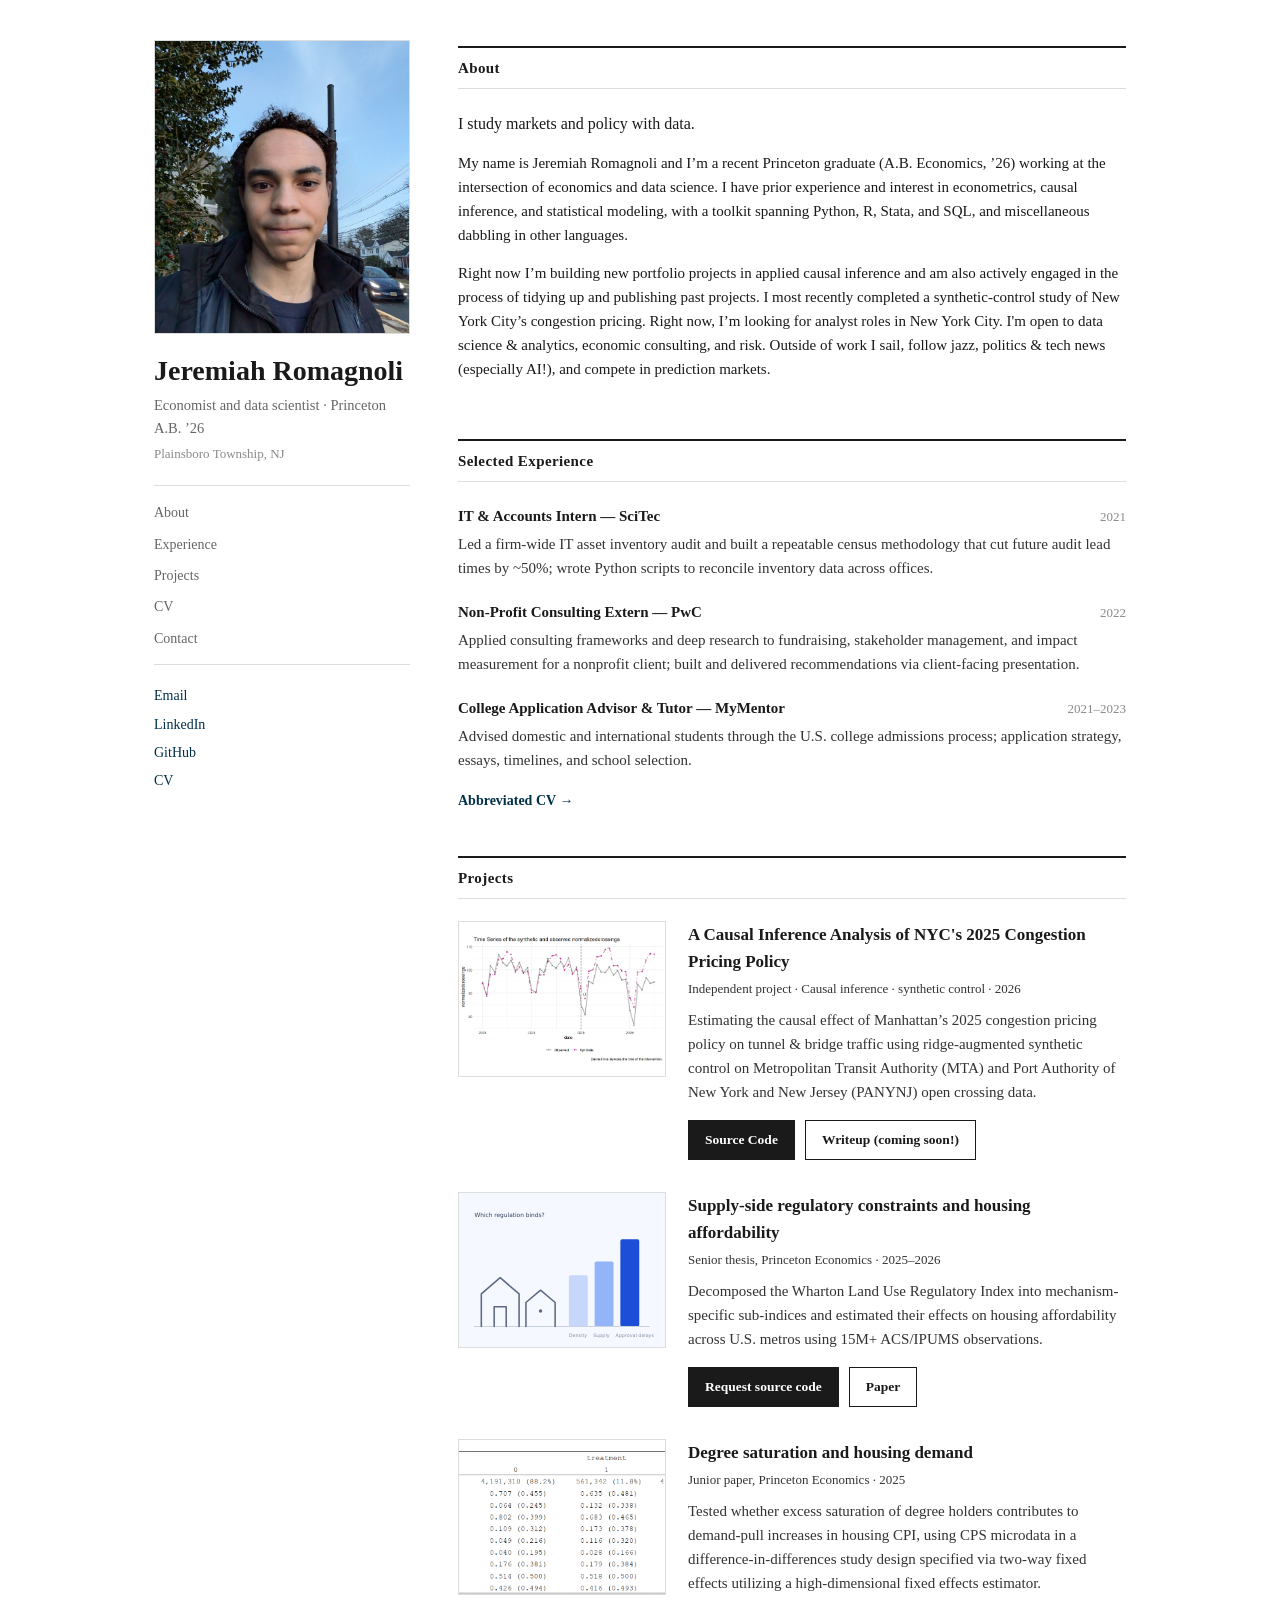
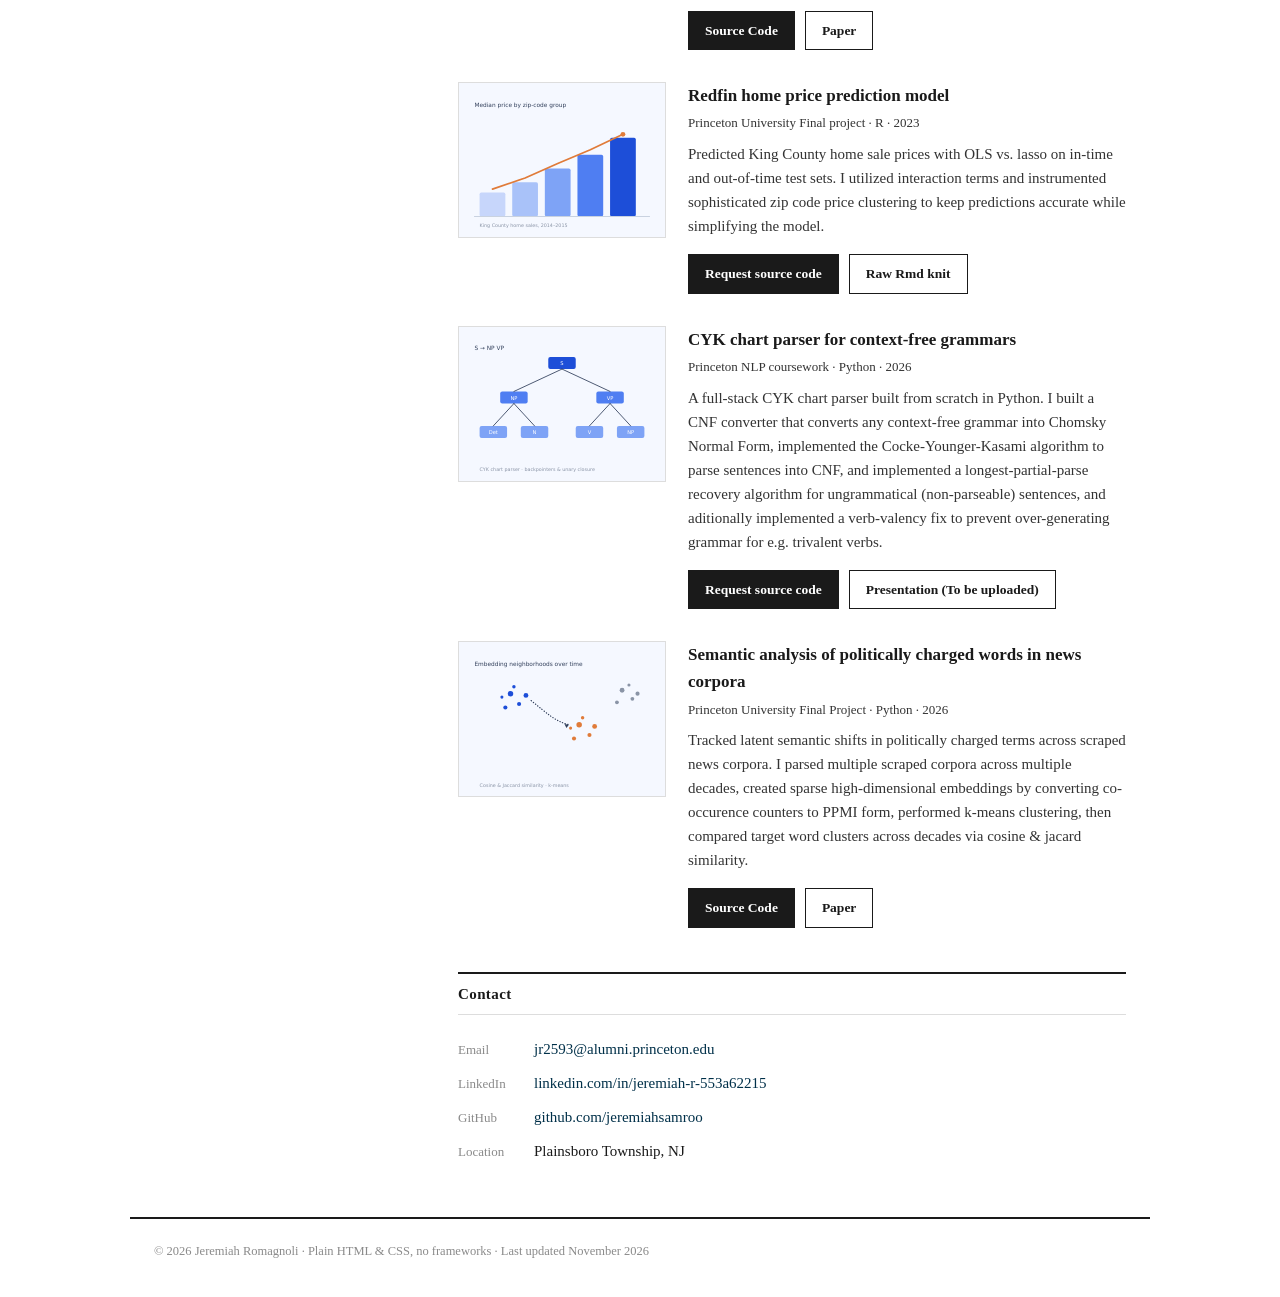
<file: index.html>
<!DOCTYPE html>
<html lang="en">
<head>
<meta charset="utf-8">
<meta name="viewport" content="width=device-width, initial-scale=1">
<title>Jeremiah Romagnoli</title>
<meta name="description" content="Jeremiah Romagnoli — Princeton economics graduate working in causal inference, econometrics, and applied data science.">
<link rel="icon" href="data:image/svg+xml,<svg xmlns='http://www.w3.org/2000/svg' viewBox='0 0 100 100'><rect width='100' height='100' rx='18' fill='%231d4ed8'/><text x='50' y='68' font-size='52' text-anchor='middle' fill='white' font-family='system-ui,sans-serif' font-weight='600'>JR</text></svg>">
<link rel="stylesheet" href="style.css">
</head>
<body>

<div class="site-layout">

  <!-- ============ INTRO SIDEBAR ============ -->
  <aside class="intro">
    <!-- PHOTO: save your picture as "photo.jpg" in this same folder and it
         will appear here automatically. Delete the <img> line if you
         don't want a photo; the JR placeholder will remain. -->
    <div class="photo-slot">
      <div class="photo-placeholder">
        <span class="mono">JR</span>
        <span class="hint">Add your photo:<br>save it as <strong>photo.jpg</strong><br>next to this file</span>
      </div>
      <img src="head.jpg" alt="Portrait of Jeremiah Romagnoli" onerror="this.remove()">
    </div>

    <h1>Jeremiah Romagnoli</h1>
    <p class="tagline">Economist and data scientist &middot; Princeton A.B. &rsquo;26</p>
    <p class="location">Plainsboro Township, NJ</p>

    <ul class="side-nav">
      <li><a href="#about">About</a></li>
      <li><a href="#experience">Experience</a></li>
      <li><a href="#projects">Projects</a></li>
      <li><a href="cv.html">CV</a></li>
      <li><a href="#contact">Contact</a></li>
    </ul>

    <div class="intro-links">
      <a href="mailto:jr2593@alumni.princeton.edu">Email</a>
      <a href="https://www.linkedin.com/in/jeremiah-r-553a62215">LinkedIn</a>
      <a href="https://github.com/jeremiahsamroo">GitHub</a>
      <a href="cv.html">CV</a>
    </div>
  </aside>

  <!-- ============ MAIN CONTENT ============ -->
  <main>
    <section id="about">
      <h2>About</h2>
      <p class="lede">I study markets and policy with data.</p>
      <p>My name is Jeremiah Romagnoli and I&rsquo;m a recent Princeton graduate (A.B. Economics, &rsquo;26) working at the intersection of economics and data science. I have prior experience and interest in econometrics, causal inference, and statistical modeling, with a toolkit spanning Python, R, Stata, and SQL, and miscellaneous dabbling in other languages.</p>
      <p>Right now I&rsquo;m building new portfolio projects in applied causal inference and am also actively engaged in the process of tidying up and publishing past projects. I most recently completed a synthetic-control study of New York City&rsquo;s congestion pricing. Right now, I&rsquo;m looking for analyst roles in New York City. I'm open to data science & analytics, economic consulting, and risk. Outside of work I sail, follow jazz, politics & tech news (especially AI!), and compete in prediction markets.</p>
    </section>

    <section id="experience">
      <h2>Selected Experience</h2>

      <div class="xp">
        <div class="xp-head">
          <span class="role">IT &amp; Accounts Intern &mdash; SciTec</span>
          <span class="when">2021</span>
        </div>
        <p>Led a firm-wide IT asset inventory audit and built a repeatable census methodology that cut future audit lead times by ~50%; wrote Python scripts to reconcile inventory data across offices.</p>
      </div>

      <div class="xp">
        <div class="xp-head">
          <span class="role">Non-Profit Consulting Extern &mdash; PwC</span>
          <span class="when">2022</span>
        </div>
        <p>Applied consulting frameworks and deep research to fundraising, stakeholder management, and impact measurement for a nonprofit client; built and delivered recommendations via client-facing presentation.</p>
      </div>

      <div class="xp">
        <div class="xp-head">
          <span class="role">College Application Advisor &amp; Tutor &mdash; MyMentor</span>
          <span class="when">2021&ndash;2023</span>
        </div>
        <p>Advised domestic and international students through the U.S. college admissions process; application strategy, essays, timelines, and school selection.</p>
      </div>

      <a class="more-link" href="cv.html">Abbreviated CV &rarr;</a>
    </section>

    <section id="projects">
      <h2>Projects</h2>

      <article class="project-card">
        <a class="thumb" href="projects/congestion-pricing.html"><img src="assets/congestion-pricing.png" alt="Chart preview for the congestion pricing project"></a>
        <div>
          <h3><a href="projects/congestion-pricing.html">A Causal Inference Analysis of NYC's 2025 Congestion Pricing Policy</a></h3>
          <p class="meta">Independent project &middot; Causal inference &middot; synthetic control &middot; 2026</p>
          <p>Estimating the causal effect of Manhattan&rsquo;s 2025 congestion pricing policy on tunnel 
          & bridge traffic using ridge-augmented synthetic control on Metropolitan Transit Authority (MTA) and Port Authority of New York and New Jersey (PANYNJ) open crossing data.</p>
          <div class="card-buttons">
            <a class="btn btn-solid" href="https://github.com/jeremiahsamroo/congestionpricing/tree/main">Source Code</a>
            <a class="btn" href="projects/congestion-pricing.html">Writeup (coming soon!)</a>
          </div>
        </div>
      </article>

      <article class="project-card">
        <a class="thumb" href="projects/housing-regulation-thesis.html"><img src="assets/housing-thesis.svg" alt="Chart preview for the senior thesis"></a>
        <div>
          <h3><a href="projects/housing-regulation-thesis.html">Supply-side regulatory constraints and housing affordability</a></h3>
          <p class="meta">Senior thesis, Princeton Economics &middot; 2025&ndash;2026</p>
          <p>Decomposed the Wharton Land Use Regulatory Index into mechanism-specific sub-indices and estimated their effects on housing affordability across U.S. metros using 15M+ ACS/IPUMS observations.</p>
          <div class="card-buttons">
            <a class="btn btn-solid" href="mailto:jr2593@alumni.princeton.edu?subject=Source%20code%20request%3A%20Senior%20thesis">Request source code</a>
            <a class="btn" href="attachments/senior-thesis.pdf">Paper</a>
          </div>
        </div>
      </article>

      <article class="project-card">
        <a class="thumb" href="projects/degree-saturation.html"><img src="assets/degree-saturation.png" alt="Chart preview for the junior paper"></a>
        <div>
          <h3><a href="projects/degree-saturation.html">Degree saturation and housing demand</a></h3>
          <p class="meta">Junior paper, Princeton Economics &middot; 2025</p>
          <p>Tested whether excess saturation of degree holders contributes to demand-pull increases in housing CPI, using CPS microdata in a difference-in-differences study design specified via two-way fixed effects utilizing a high-dimensional fixed effects estimator.</p>
          <div class="card-buttons">
            <a class="btn btn-solid" href="https://github.com/jeremiahsamroo/junior-paper-files/releases/tag/Dataset">Source Code</a>
            <a class="btn" href="attachments/junior-paper.pdf">Paper</a>
          </div>
        </div>
      </article>

      <article class="project-card">
        <a class="thumb" href="projects/redfin-home-price.html"><img src="assets/redfin-home-price.svg" alt="Chart preview for the home price prediction model"></a>
        <div>
          <h3><a href="projects/redfin-home-price.html">Redfin home price prediction model</a></h3>
          <p class="meta">Princeton University Final project &middot; R &middot; 2023</p>
          <p>Predicted King County home sale prices with OLS vs. lasso on in-time and out-of-time test sets. I utilized interaction terms and instrumented sophisticated zip code price clustering to keep predictions accurate while simplifying the model.</p>
          <div class="card-buttons">
            <a class="btn btn-solid" href="mailto:jr2593@alumni.princeton.edu?subject=Source%20code%20request%3A%20Redfin%20home%20price%20model">Request source code</a>
            <a class="btn" href="attachments/proj3pub_fixed.pdf">Raw Rmd knit</a>
          </div>
        </div>
      </article>

      <article class="project-card">
        <a class="thumb" href="projects/cyk-chart-parser.html"><img src="assets/cyk-chart-parser.svg" alt="Chart preview for the CYK chart parser"></a>
        <div>
          <h3><a href="projects/cyk-chart-parser.html">CYK chart parser for context-free grammars</a></h3>
          <p class="meta">Princeton NLP coursework &middot; Python &middot; 2026</p>
          <p>A full-stack CYK chart parser built from scratch in Python. I built a CNF converter that converts any context-free grammar into Chomsky Normal Form, implemented the Cocke-Younger-Kasami algorithm to parse sentences into CNF, and implemented a longest-partial-parse recovery algorithm for ungrammatical (non-parseable) sentences, and aditionally implemented a verb-valency fix to prevent over-generating grammar for e.g. trivalent verbs.</p>
          <div class="card-buttons">
            <a class="btn btn-solid" href="mailto:jr2593@alumni.princeton.edu?subject=Source%20code%20request%3A%20CYK%20chart%20parser">Request source code</a>
            <a class="btn" >Presentation (To be uploaded)</a>
          </div>
        </div>
      </article>

      <article class="project-card">
        <a class="thumb" href="projects/semantic-analysis.html"><img src="assets/semantic-analysis.svg" alt="Chart preview for the semantic analysis project"></a>
        <div>
          <h3><a href="projects/semantic-analysis.html">Semantic analysis of politically charged words in news corpora</a></h3>
          <p class="meta">Princeton University Final Project &middot; Python &middot; 2026</p>
          <p>Tracked latent semantic shifts in politically charged terms across scraped news corpora. I parsed multiple scraped corpora across multiple decades, created sparse high-dimensional embeddings by converting co-occurence counters to PPMI form, performed k-means clustering, then compared target word clusters across decades via cosine & jacard similarity.</p>
          <div class="card-buttons">
            <a class="btn btn-solid" href="https://github.com/jeremiahsamroo/semantic-analysis/tree/main">Source Code</a>
            <a class="btn" href="attachments/nlp-paper.pdf">Paper</a>
          </div>
        </div>
      </article>
    </section>

    <section id="contact">
      <h2>Contact</h2>
      <ul class="contact-list">
        <li><span class="label">Email</span><a href="mailto:jr2593@alumni.princeton.edu">jr2593@alumni.princeton.edu</a></li>
        <li><span class="label">LinkedIn</span><a href="https://www.linkedin.com/in/jeremiah-r-553a62215">linkedin.com/in/jeremiah-r-553a62215</a></li>
        <li><span class="label">GitHub</span><a href="https://github.com/jeremiahsamroo">github.com/jeremiahsamroo</a></li>
        <li><span class="label">Location</span>Plainsboro Township, NJ</li>
      </ul>
    </section>
  </main>
</div>

<footer class="site-footer">
  &copy; 2026 Jeremiah Romagnoli &middot; Plain HTML &amp; CSS, no frameworks &middot; Last updated November 2026
</footer>

</body>
</html>
</file>
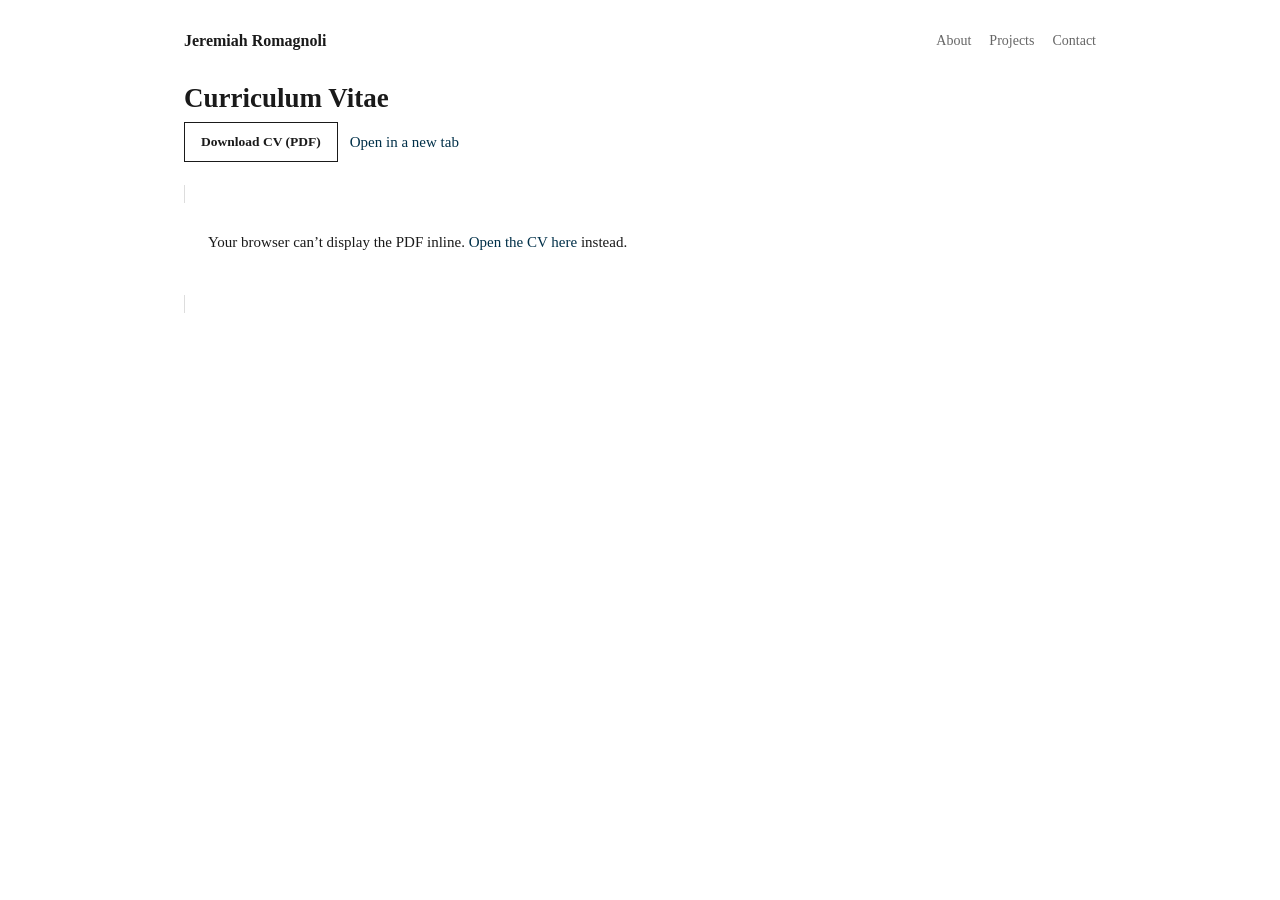
<file: cv.html>
<!DOCTYPE html>
<html lang="en">
<head>
<meta charset="utf-8">
<meta name="viewport" content="width=device-width, initial-scale=1">
<title>CV — Jeremiah Romagnoli</title>
<meta name="description" content="Curriculum vitae of Jeremiah Romagnoli.">
<link rel="icon" href="data:image/svg+xml,<svg xmlns='http://www.w3.org/2000/svg' viewBox='0 0 100 100'><rect width='100' height='100' rx='18' fill='%231d4ed8'/><text x='50' y='68' font-size='52' text-anchor='middle' fill='white' font-family='system-ui,sans-serif' font-weight='600'>JR</text></svg>">
<link rel="stylesheet" href="style.css">
</head>
<body>

<div class="wide-page">
  <div class="topbar">
    <a class="brand" href="index.html">Jeremiah Romagnoli</a>
    <nav>
      <a href="index.html#about">About</a>
      <a href="index.html#projects">Projects</a>
      <a href="index.html#contact">Contact</a>
    </nav>
  </div>

  <h1>Curriculum Vitae</h1>
  <p class="meta"></p>

  <div class="cv-actions" style="margin-bottom: 20px;">
    <a class="btn" href="cv.pdf" download>Download CV (PDF)</a>
    <a href="cv.pdf">Open in a new tab</a>
  </div>

  <!-- Live PDF preview. Most desktop browsers render the PDF inline here;
       if yours doesn't, use the download / open links above. -->
  <object class="pdf-frame" data="cv.pdf" type="application/pdf">
    <p style="padding: 24px;">Your browser can&rsquo;t display the PDF inline.
    <a href="cv.pdf">Open the CV here</a> instead.</p>
  </object>
</div>

</body>
</html>
</file>
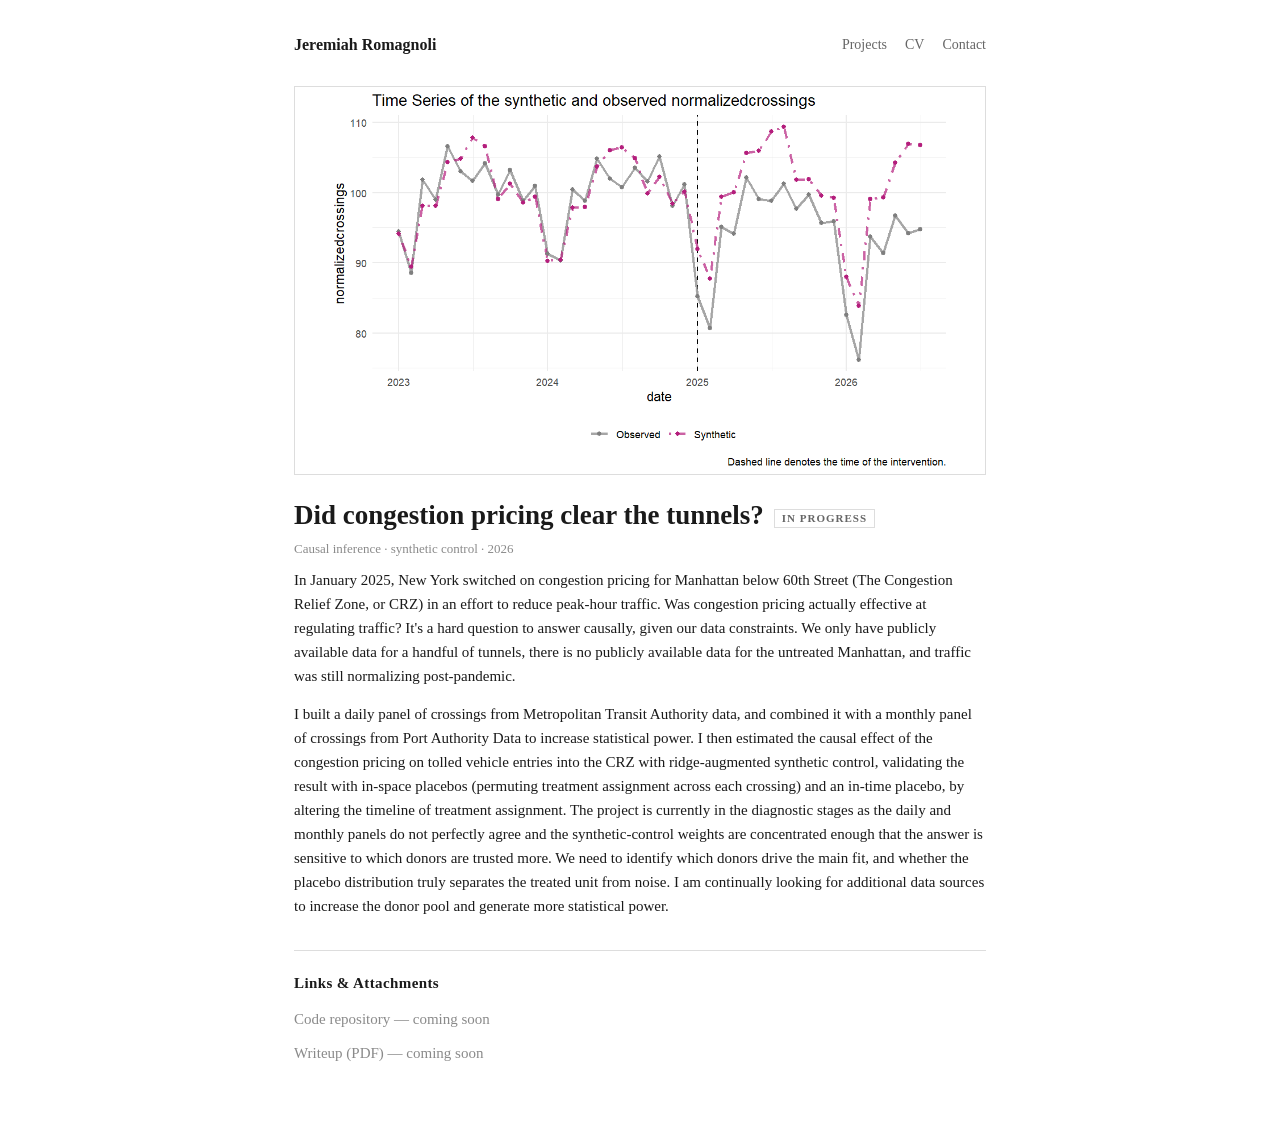
<file: projects/congestion-pricing.html>
<!DOCTYPE html>
<html lang="en">
<head>
<meta charset="utf-8">
<meta name="viewport" content="width=device-width, initial-scale=1">
<title>Did congestion pricing clear the tunnels? — Jeremiah Romagnoli</title>
<link rel="icon" href="data:image/svg+xml,<svg xmlns='http://www.w3.org/2000/svg' viewBox='0 0 100 100'><rect width='100' height='100' rx='18' fill='%231d4ed8'/><text x='50' y='68' font-size='52' text-anchor='middle' fill='white' font-family='system-ui,sans-serif' font-weight='600'>JR</text></svg>">
<link rel="stylesheet" href="../style.css">
</head>
<body>

<div class="simple-page">
  <div class="topbar">
    <a class="brand" href="../index.html">Jeremiah Romagnoli</a>
    <nav>
      <a href="../index.html#projects">Projects</a>
      <a href="../cv.html">CV</a>
      <a href="../index.html#contact">Contact</a>
    </nav>
  </div>

  <img class="project-hero" src="../assets/congestion-pricing.png" alt="Chart preview: tunnel traffic before and after congestion pricing">

  <h1>Did congestion pricing clear the tunnels?<span class="tag">In progress</span></h1>
  <p class="meta">Causal inference &middot; synthetic control &middot; 2026</p>

  <p>In January 2025, New York switched on congestion pricing for Manhattan below 60th Street (The Congestion Relief Zone, or CRZ) in an effort to reduce peak-hour traffic. Was congestion pricing actually effective at regulating traffic? It's a hard question to answer causally, given our data constraints. We only have publicly available data for a handful of tunnels, there is no publicly available data for the untreated Manhattan, and traffic was still normalizing post-pandemic.</p>

  <p>I built a daily panel of crossings from Metropolitan Transit Authority data, and combined it with a monthly panel of crossings from Port Authority Data to increase statistical power. I then estimated the causal effect of the congestion pricing on tolled vehicle entries into the CRZ with ridge-augmented synthetic control, validating the result with in-space placebos (permuting treatment assignment across each crossing) and an in-time placebo, by altering the timeline of treatment assignment. The project is currently in the diagnostic stages as the daily and monthly panels do not perfectly agree and the synthetic-control weights are concentrated enough that the answer is sensitive to which donors are trusted more. We need to identify which donors drive the main fit, and whether the placebo distribution truly separates the treated unit from noise. I am continually looking for additional data sources to increase the donor pool and generate more statistical power.</p>

  

  <!-- ATTACHMENTS: to add a file, drop it in the attachments/ folder at the
       site root and add a line like:
       <li><a href="../attachments/my-file.pdf">My file (PDF)</a></li>
       inside the list below, replacing the "coming soon" item. -->
  <div class="attachments">
    <h2>Links &amp; Attachments</h2>
    <ul>
      <li class="soon">Code repository &mdash; coming soon</li>
      <li class="soon">Writeup (PDF) &mdash; coming soon</li>
    </ul>
  </div>
</div>

</body>
</html>
</file>
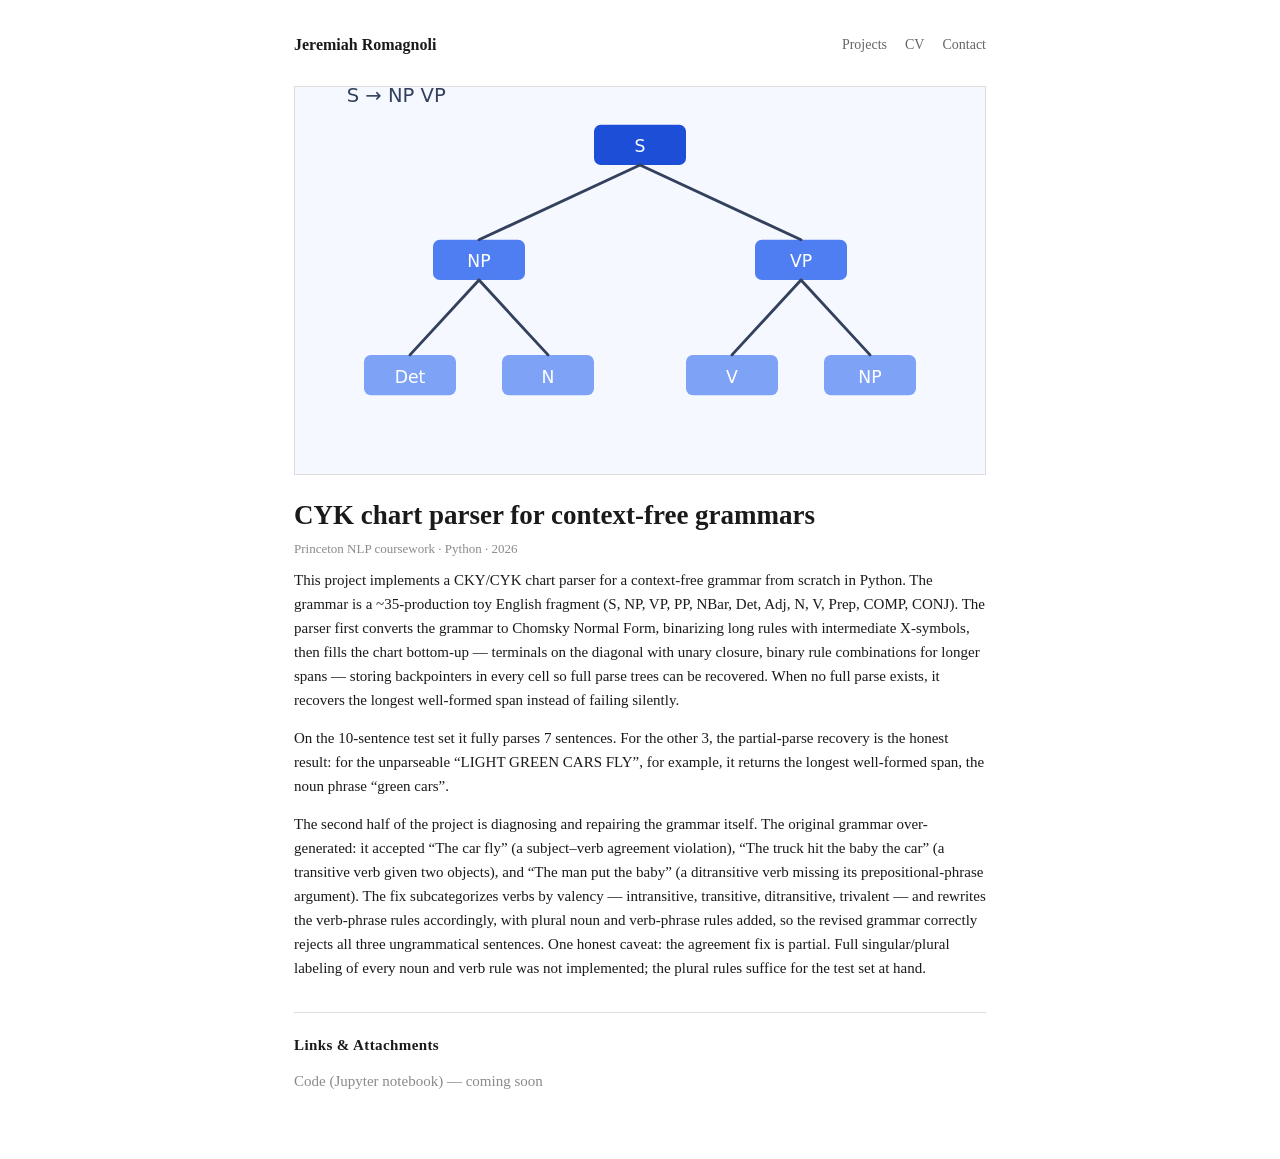
<file: projects/cyk-chart-parser.html>
<!DOCTYPE html>
<html lang="en">
<head>
<meta charset="utf-8">
<meta name="viewport" content="width=device-width, initial-scale=1">
<title>CYK chart parser for context-free grammars — Jeremiah Romagnoli</title>
<link rel="icon" href="data:image/svg+xml,<svg xmlns='http://www.w3.org/2000/svg' viewBox='0 0 100 100'><rect width='100' height='100' rx='18' fill='%231d4ed8'/><text x='50' y='68' font-size='52' text-anchor='middle' fill='white' font-family='system-ui,sans-serif' font-weight='600'>JR</text></svg>">
<link rel="stylesheet" href="../style.css">
</head>
<body>

<div class="simple-page">
  <div class="topbar">
    <a class="brand" href="../index.html">Jeremiah Romagnoli</a>
    <nav>
      <a href="../index.html#projects">Projects</a>
      <a href="../cv.html">CV</a>
      <a href="../index.html#contact">Contact</a>
    </nav>
  </div>

  <img class="project-hero" src="../assets/cyk-chart-parser.svg" alt="Chart preview: a parse tree for S -> NP VP">

  <h1>CYK chart parser for context-free grammars</h1>
  <p class="meta">Princeton NLP coursework &middot; Python &middot; 2026</p>

  <p>This project implements a CKY/CYK chart parser for a context-free grammar from scratch in Python. The grammar is a ~35-production toy English fragment (S, NP, VP, PP, NBar, Det, Adj, N, V, Prep, COMP, CONJ). The parser first converts the grammar to Chomsky Normal Form, binarizing long rules with intermediate X-symbols, then fills the chart bottom-up &mdash; terminals on the diagonal with unary closure, binary rule combinations for longer spans &mdash; storing backpointers in every cell so full parse trees can be recovered. When no full parse exists, it recovers the longest well-formed span instead of failing silently.</p>

  <p>On the 10-sentence test set it fully parses 7 sentences. For the other 3, the partial-parse recovery is the honest result: for the unparseable &ldquo;LIGHT GREEN CARS FLY&rdquo;, for example, it returns the longest well-formed span, the noun phrase &ldquo;green cars&rdquo;.</p>

  <p>The second half of the project is diagnosing and repairing the grammar itself. The original grammar over-generated: it accepted &ldquo;The car fly&rdquo; (a subject&ndash;verb agreement violation), &ldquo;The truck hit the baby the car&rdquo; (a transitive verb given two objects), and &ldquo;The man put the baby&rdquo; (a ditransitive verb missing its prepositional-phrase argument). The fix subcategorizes verbs by valency &mdash; intransitive, transitive, ditransitive, trivalent &mdash; and rewrites the verb-phrase rules accordingly, with plural noun and verb-phrase rules added, so the revised grammar correctly rejects all three ungrammatical sentences. One honest caveat: the agreement fix is partial. Full singular/plural labeling of every noun and verb rule was not implemented; the plural rules suffice for the test set at hand.</p>

  <div class="attachments">
    <h2>Links &amp; Attachments</h2>
    <ul>
      <li class="soon">Code (Jupyter notebook) &mdash; coming soon</li>
    </ul>
  </div>
</div>

</body>
</html>
</file>
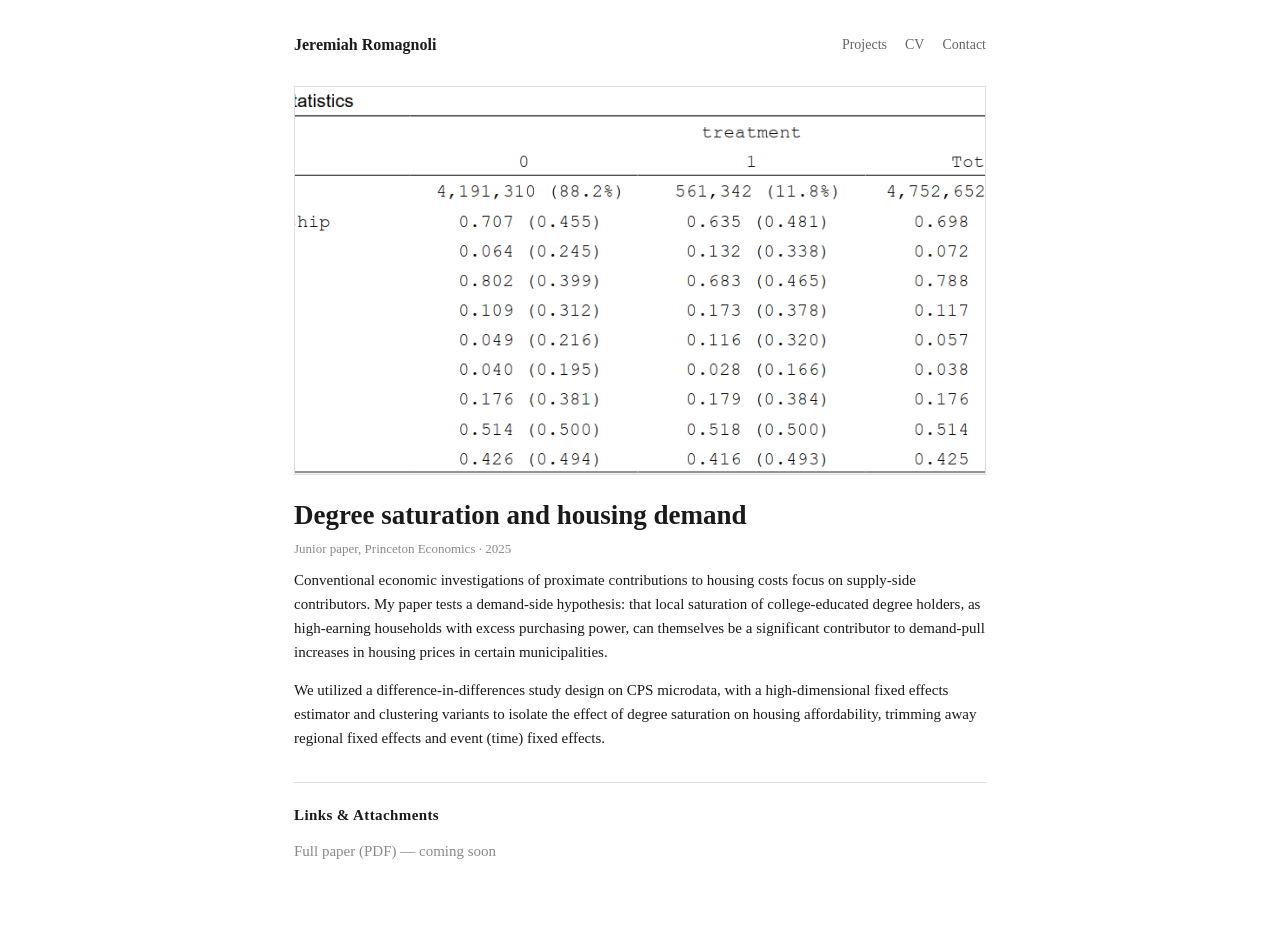
<file: projects/degree-saturation.html>
<!DOCTYPE html>
<html lang="en">
<head>
<meta charset="utf-8">
<meta name="viewport" content="width=device-width, initial-scale=1">
<title>Degree saturation and housing demand — Jeremiah Romagnoli</title>
<link rel="icon" href="data:image/svg+xml,<svg xmlns='http://www.w3.org/2000/svg' viewBox='0 0 100 100'><rect width='100' height='100' rx='18' fill='%231d4ed8'/><text x='50' y='68' font-size='52' text-anchor='middle' fill='white' font-family='system-ui,sans-serif' font-weight='600'>JR</text></svg>">
<link rel="stylesheet" href="../style.css">
</head>
<body>

<div class="simple-page">
  <div class="topbar">
    <a class="brand" href="../index.html">Jeremiah Romagnoli</a>
    <nav>
      <a href="../index.html#projects">Projects</a>
      <a href="../cv.html">CV</a>
      <a href="../index.html#contact">Contact</a>
    </nav>
  </div>

  <img class="project-hero" src="../assets/degree-saturation.png" alt="Chart preview: rising bars and a price line">

  <h1>Degree saturation and housing demand</h1>
  <p class="meta">Junior paper, Princeton Economics &middot; 2025</p>

  <p>Conventional economic investigations of proximate contributions to housing costs focus on supply-side contributors. My paper tests a demand-side hypothesis: that local saturation of college-educated degree holders, as high-earning households with excess purchasing power, can themselves be a significant contributor to demand-pull increases in housing prices in certain municipalities.</p>

  <p> We utilized a difference-in-differences study design on CPS microdata, with a high-dimensional fixed effects estimator and clustering variants to isolate the effect of degree saturation on housing affordability, trimming away regional fixed effects and event (time) fixed effects.</p>

  <div class="attachments">
    <h2>Links &amp; Attachments</h2>
    <ul>
      <li class="soon">Full paper (PDF) &mdash; coming soon</li>
    </ul>
  </div>
</div>

</body>
</html>
</file>
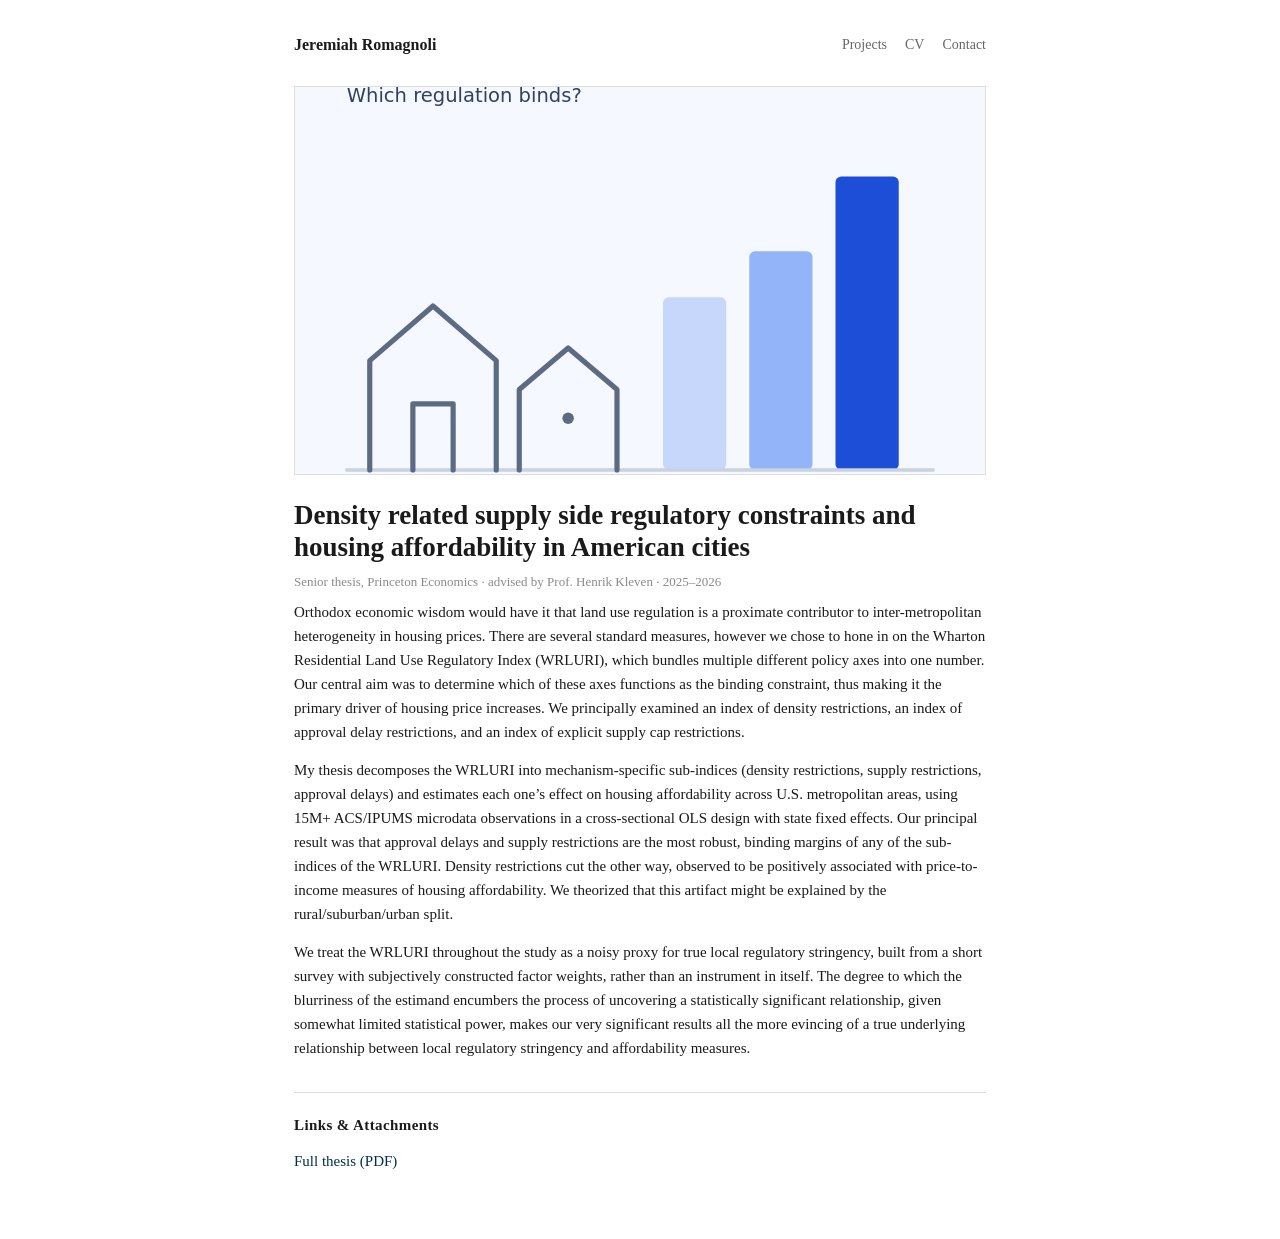
<file: projects/housing-regulation-thesis.html>
<!DOCTYPE html>
<html lang="en">
<head>
<meta charset="utf-8">
<meta name="viewport" content="width=device-width, initial-scale=1">
<title>Supply-side regulatory constraints and housing affordability — Jeremiah Romagnoli</title>
<link rel="icon" href="data:image/svg+xml,<svg xmlns='http://www.w3.org/2000/svg' viewBox='0 0 100 100'><rect width='100' height='100' rx='18' fill='%231d4ed8'/><text x='50' y='68' font-size='52' text-anchor='middle' fill='white' font-family='system-ui,sans-serif' font-weight='600'>JR</text></svg>">
<link rel="stylesheet" href="../style.css">
</head>
<body>

<div class="simple-page">
  <div class="topbar">
    <a class="brand" href="../index.html">Jeremiah Romagnoli</a>
    <nav>
      <a href="../index.html#projects">Projects</a>
      <a href="../cv.html">CV</a>
      <a href="../index.html#contact">Contact</a>
    </nav>
  </div>

  <img class="project-hero" src="../assets/housing-thesis.svg" alt="Chart preview: housing and regulation bars">

  <h1>Density related supply side regulatory constraints and housing affordability in American cities</h1>
  <p class="meta">Senior thesis, Princeton Economics &middot; advised by Prof. Henrik Kleven &middot; 2025&ndash;2026</p>

  <p>Orthodox economic wisdom would have it that land use regulation is a proximate contributor to inter-metropolitan heterogeneity in housing prices. There are several standard measures, however we chose to hone in on the Wharton Residential Land Use Regulatory Index (WRLURI), which bundles multiple different policy axes into one number. Our central aim was to determine which of these axes functions as the binding constraint, thus making it the primary driver of housing price increases. We principally examined an index of density restrictions, an index of approval delay restrictions, and an index of explicit supply cap restrictions.</p>

  <p>My thesis decomposes the WRLURI into mechanism-specific sub-indices (density restrictions, supply restrictions, approval delays) and estimates each one&rsquo;s effect on housing affordability across U.S. metropolitan areas, using 15M+ ACS/IPUMS microdata observations in a cross-sectional OLS design with state fixed effects. Our principal result was that approval delays and supply restrictions are the most robust, binding margins of any of the sub-indices of the WRLURI. Density restrictions cut the other way, observed to be positively associated with price-to-income measures of housing affordability. We theorized that this artifact might be explained by the rural/suburban/urban split.</p>

  <p>We treat the WRLURI throughout the study as a noisy proxy for true local regulatory stringency, built from a short survey with subjectively constructed factor weights, rather than an instrument in itself. The degree to which the blurriness of the estimand encumbers the process of uncovering a statistically significant relationship, given somewhat limited statistical power, makes our very significant results all the more evincing of a true underlying relationship between local regulatory stringency and affordability measures.</p>

  <div class="attachments">
    <h2>Links &amp; Attachments</h2>
    <ul>
      <li><a href="../attachments/senior-thesis.pdf">Full thesis (PDF)</a></li>
    </ul>
  </div>
</div>

</body>
</html>
</file>
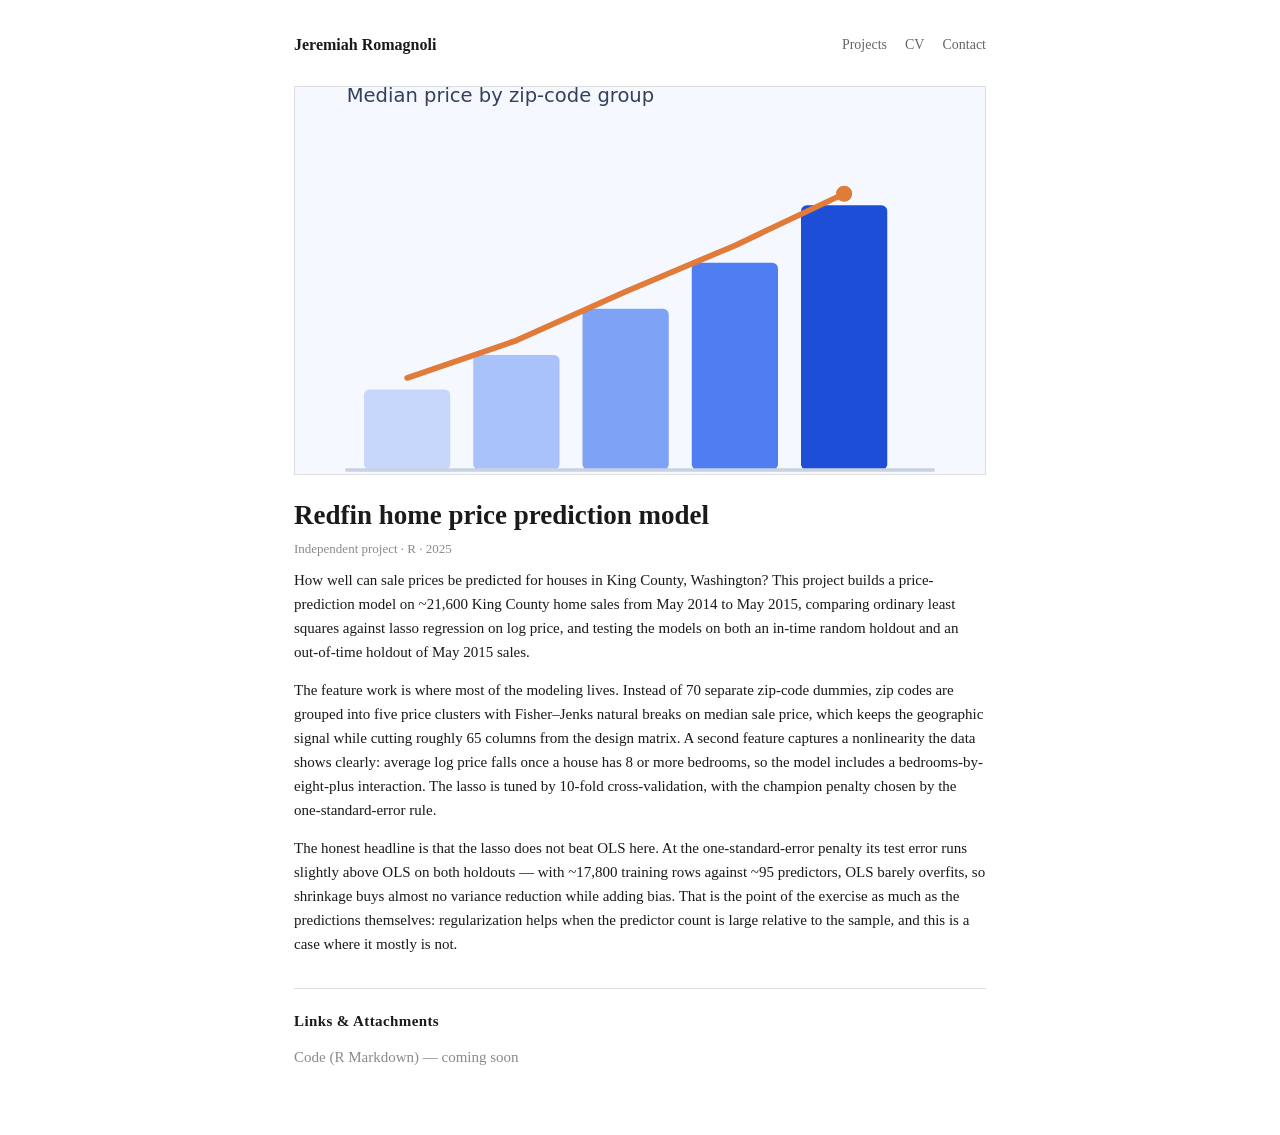
<file: projects/redfin-home-price.html>
<!DOCTYPE html>
<html lang="en">
<head>
<meta charset="utf-8">
<meta name="viewport" content="width=device-width, initial-scale=1">
<title>Redfin home price prediction model — Jeremiah Romagnoli</title>
<link rel="icon" href="data:image/svg+xml,<svg xmlns='http://www.w3.org/2000/svg' viewBox='0 0 100 100'><rect width='100' height='100' rx='18' fill='%231d4ed8'/><text x='50' y='68' font-size='52' text-anchor='middle' fill='white' font-family='system-ui,sans-serif' font-weight='600'>JR</text></svg>">
<link rel="stylesheet" href="../style.css">
</head>
<body>

<div class="simple-page">
  <div class="topbar">
    <a class="brand" href="../index.html">Jeremiah Romagnoli</a>
    <nav>
      <a href="../index.html#projects">Projects</a>
      <a href="../cv.html">CV</a>
      <a href="../index.html#contact">Contact</a>
    </nav>
  </div>

  <img class="project-hero" src="../assets/redfin-home-price.svg" alt="Chart preview: median price by zip-code group">

  <h1>Redfin home price prediction model</h1>
  <p class="meta">Independent project &middot; R &middot; 2025</p>

  <p>How well can sale prices be predicted for houses in King County, Washington? This project builds a price-prediction model on ~21,600 King County home sales from May 2014 to May 2015, comparing ordinary least squares against lasso regression on log price, and testing the models on both an in-time random holdout and an out-of-time holdout of May 2015 sales.</p>

  <p>The feature work is where most of the modeling lives. Instead of 70 separate zip-code dummies, zip codes are grouped into five price clusters with Fisher&ndash;Jenks natural breaks on median sale price, which keeps the geographic signal while cutting roughly 65 columns from the design matrix. A second feature captures a nonlinearity the data shows clearly: average log price falls once a house has 8 or more bedrooms, so the model includes a bedrooms-by-eight-plus interaction. The lasso is tuned by 10-fold cross-validation, with the champion penalty chosen by the one-standard-error rule.</p>

  <p>The honest headline is that the lasso does not beat OLS here. At the one-standard-error penalty its test error runs slightly above OLS on both holdouts &mdash; with ~17,800 training rows against ~95 predictors, OLS barely overfits, so shrinkage buys almost no variance reduction while adding bias. That is the point of the exercise as much as the predictions themselves: regularization helps when the predictor count is large relative to the sample, and this is a case where it mostly is not.</p>

  <div class="attachments">
    <h2>Links &amp; Attachments</h2>
    <ul>
      <li class="soon">Code (R Markdown) &mdash; coming soon</li>
    </ul>
  </div>
</div>

</body>
</html>
</file>
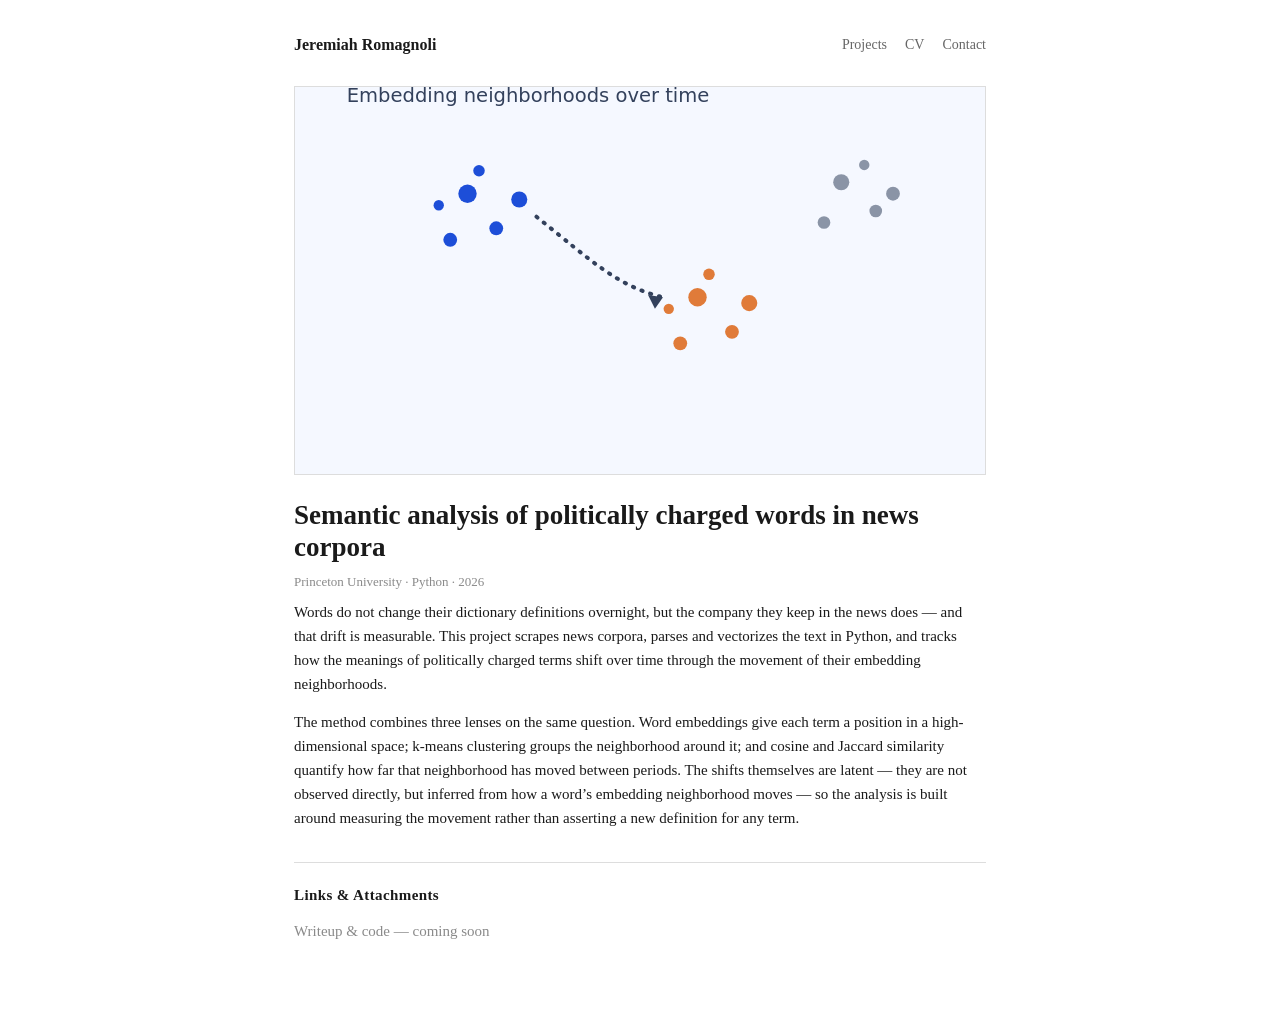
<file: projects/semantic-analysis.html>
<!DOCTYPE html>
<html lang="en">
<head>
<meta charset="utf-8">
<meta name="viewport" content="width=device-width, initial-scale=1">
<title>Semantic analysis of politically charged words in news corpora — Jeremiah Romagnoli</title>
<link rel="icon" href="data:image/svg+xml,<svg xmlns='http://www.w3.org/2000/svg' viewBox='0 0 100 100'><rect width='100' height='100' rx='18' fill='%231d4ed8'/><text x='50' y='68' font-size='52' text-anchor='middle' fill='white' font-family='system-ui,sans-serif' font-weight='600'>JR</text></svg>">
<link rel="stylesheet" href="../style.css">
</head>
<body>

<div class="simple-page">
  <div class="topbar">
    <a class="brand" href="../index.html">Jeremiah Romagnoli</a>
    <nav>
      <a href="../index.html#projects">Projects</a>
      <a href="../cv.html">CV</a>
      <a href="../index.html#contact">Contact</a>
    </nav>
  </div>

  <img class="project-hero" src="../assets/semantic-analysis.svg" alt="Chart preview: word-embedding clusters drifting over time">

  <h1>Semantic analysis of politically charged words in news corpora</h1>
  <p class="meta">Princeton University &middot; Python &middot; 2026</p>

  <p>Words do not change their dictionary definitions overnight, but the company they keep in the news does &mdash; and that drift is measurable. This project scrapes news corpora, parses and vectorizes the text in Python, and tracks how the meanings of politically charged terms shift over time through the movement of their embedding neighborhoods.</p>

  <p>The method combines three lenses on the same question. Word embeddings give each term a position in a high-dimensional space; k-means clustering groups the neighborhood around it; and cosine and Jaccard similarity quantify how far that neighborhood has moved between periods. The shifts themselves are latent &mdash; they are not observed directly, but inferred from how a word&rsquo;s embedding neighborhood moves &mdash; so the analysis is built around measuring the movement rather than asserting a new definition for any term.</p>

  <div class="attachments">
    <h2>Links &amp; Attachments</h2>
    <ul>
      <li class="soon">Writeup &amp; code &mdash; coming soon</li>
    </ul>
  </div>
</div>

</body>
</html>
</file>
<file: style.css>
:root {
  --ink: #1a1a1a;
  --muted: #666;
  --faint: #8a8a8a;
  --line: #ddd;
  --accent: #003049;
  --hover: #c92c2c;
  --paper: #f8f8f8;
}
* { box-sizing: border-box; }
html { scroll-behavior: smooth; }
body {
  margin: 0;
  color: var(--ink);
  background: #fff;
  font-family: Georgia, "Times New Roman", Times, serif;
  font-size: 15px;
  line-height: 1.6;
  -webkit-font-smoothing: antialiased;
}
a { color: var(--accent); text-decoration: none; }
a:hover { color: var(--hover); text-decoration: underline; }
img { max-width: 100%; }

/* ================= home layout: sidebar + main ================= */
.site-layout {
  max-width: 1020px;
  margin: 0 auto;
  padding: 40px 24px 0;
  display: grid;
  grid-template-columns: 256px minmax(0, 1fr);
  gap: 48px;
}

/* ---- intro sidebar ---- */
.intro { position: sticky; top: 32px; align-self: start; padding-bottom: 32px; }
.photo-slot {
  position: relative;
  width: 100%;
  aspect-ratio: 4 / 4.6;
  border: 1px solid var(--line);
  border-radius: 0;
  overflow: hidden;
  background: var(--paper);
  margin-bottom: 20px;
}
.photo-slot img {
  position: relative; z-index: 1;
  width: 100%; height: 100%;
  object-fit: cover; display: block;
}
.photo-placeholder {
  position: absolute; inset: 0;
  display: flex; flex-direction: column;
  align-items: center; justify-content: center; gap: 8px;
  color: var(--faint); text-align: center; padding: 20px;
}
.photo-placeholder .mono { font-size: 46px; font-weight: 700; color: #bbb; line-height: 1; }
.photo-placeholder .hint { font-size: 12px; line-height: 1.45; }
.intro h1 { font-size: 28px; line-height: 1.2; margin: 0 0 6px; }
.intro .tagline { font-size: 14.5px; color: var(--muted); margin: 0 0 4px; }
.intro .location { font-size: 13px; color: var(--faint); margin: 0 0 20px; }
.side-nav { list-style: none; margin: 0 0 20px; padding: 14px 0; border-top: 1px solid var(--line); border-bottom: 1px solid var(--line); }
.side-nav li { margin-bottom: 7px; }
.side-nav li:last-child { margin-bottom: 0; }
.side-nav a { color: var(--muted); font-size: 14px; }
.side-nav a:hover { color: var(--ink); text-decoration: none; }
.intro-links { display: flex; flex-direction: column; gap: 6px; font-size: 14px; }

/* ---- main column ---- */
main section { padding: 0 0 44px; scroll-margin-top: 32px; }
main section:first-child { padding-top: 6px; }
h2 {
  font-size: 15px; font-weight: 700; letter-spacing: 0.4px;
  color: var(--ink);
  border-top: 2px solid var(--ink);
  border-bottom: 1px solid var(--line);
  padding: 8px 0;
  margin: 0 0 22px;
}
h3 { font-size: 17px; margin: 0 0 4px; font-weight: 700; }
h3 a { color: var(--ink); }
.meta { color: var(--faint); font-size: 13px; margin: 0 0 8px; }
p { margin: 0 0 14px; }
.lede { font-size: 16px; }
.btn {
  display: inline-block; padding: 8px 16px;
  border: 1px solid var(--ink); border-radius: 0;
  color: var(--ink); font-weight: 700; font-size: 13.5px;
}
.btn:hover { background: var(--ink); color: #fff; text-decoration: none; }

/* ---- selected experience (front page summary) ---- */
.xp { margin-bottom: 20px; }
.xp:last-of-type { margin-bottom: 0; }
.xp-head { display: flex; justify-content: space-between; align-items: baseline; gap: 16px; }
.xp-head .role { font-weight: 700; }
.xp-head .when { color: var(--faint); font-size: 13px; white-space: nowrap; }
.xp p { color: #333; margin: 4px 0 0; }
.more-link { display: inline-block; margin-top: 18px; font-weight: 700; font-size: 14px; }

/* ---- project cards (front page) ---- */
.project-card {
  display: grid;
  grid-template-columns: 208px minmax(0, 1fr);
  gap: 22px;
  margin-bottom: 32px;
}
.project-card:last-child { margin-bottom: 0; }
.project-card .thumb img {
  width: 100%; aspect-ratio: 4 / 3; object-fit: cover;
  border: 1px solid var(--line); border-radius: 0; display: block;
}
.tag {
  display: inline-block; font-size: 11px; font-weight: 700;
  letter-spacing: 1px; text-transform: uppercase;
  color: var(--muted); background: transparent;
  border: 1px solid var(--line); border-radius: 0;
  padding: 2px 7px; margin-left: 10px;
  vertical-align: 2px; white-space: nowrap;
}
.project-card p { color: #333; }
.card-buttons { display: flex; flex-wrap: wrap; gap: 10px; margin-top: 16px; }
.btn-solid { background: var(--ink); border-color: var(--ink); color: #fff; }
.btn-solid:hover { background: #333; border-color: #333; color: #fff; }

/* ---- contact ---- */
.contact-list { list-style: none; margin: 0; padding: 0; }
.contact-list li { margin-bottom: 10px; }
.contact-list .label { display: inline-block; width: 76px; color: var(--faint); font-size: 13px; }

footer.site-footer {
  max-width: 1020px; margin: 0 auto;
  border-top: 2px solid var(--ink);
  color: var(--faint); font-size: 12.5px; padding: 22px 24px 36px;
}

/* ================= subpages (CV + projects) ================= */
.simple-page { max-width: 740px; margin: 0 auto; padding: 32px 24px 56px; }
.wide-page { max-width: 960px; margin: 0 auto; padding: 28px 24px 48px; }
.topbar {
  display: flex; justify-content: space-between; align-items: center;
  gap: 16px; margin-bottom: 28px;
}
.topbar .brand { font-weight: 700; color: var(--ink); font-size: 16px; }
.topbar .brand:hover { text-decoration: none; }
.topbar nav { display: flex; gap: 18px; }
.topbar nav a { color: var(--muted); font-size: 14px; }
.topbar nav a:hover { color: var(--ink); text-decoration: none; }
.back-link { font-size: 14px; font-weight: 700; }
.simple-page h1, .wide-page h1 { font-size: 27px; line-height: 1.2; margin: 0 0 8px; }
.project-hero {
  width: 100%; aspect-ratio: 16 / 9; object-fit: cover;
  border: 1px solid var(--line); border-radius: 0;
  display: block; margin-bottom: 24px;
}
/* the congestion-pricing chart has its title near the top edge: fit it
   whole instead of cropping it (applies to the homepage thumb + hero) */
.thumb img[src$="congestion-pricing.png"],
.project-hero[src$="congestion-pricing.png"] { object-fit: contain; }
.attachments {
  margin-top: 32px; border-top: 1px solid var(--line); padding-top: 20px;
}
.attachments h2 { border-top: none; border-bottom: none; padding: 0; margin-bottom: 12px; }
.attachments ul { list-style: none; margin: 0; padding: 0; }
.attachments li { margin-bottom: 10px; }
.attachments .soon { color: var(--faint); }

/* ---- CV PDF preview ---- */
.cv-actions { display: flex; align-items: center; gap: 12px; }
.pdf-frame {
  width: 100%;
  height: calc(100vh - 190px);
  min-height: 560px;
  border: 1px solid var(--line);
  border-radius: 0;
  background: var(--paper);
}

/* ================= responsive ================= */
@media (max-width: 860px) {
  .site-layout { grid-template-columns: 1fr; gap: 8px; padding-top: 28px; }
  .intro { position: static; padding-bottom: 8px; }
  .photo-slot { max-width: 260px; }
  .project-card { grid-template-columns: 1fr; gap: 12px; }
  .project-card .thumb img { aspect-ratio: 16 / 9; }
}
@media (max-width: 560px) {
  .intro h1 { font-size: 24px; }
  .xp-head { flex-direction: column; gap: 2px; }
  .pdf-frame { min-height: 420px; }
}
</file>
